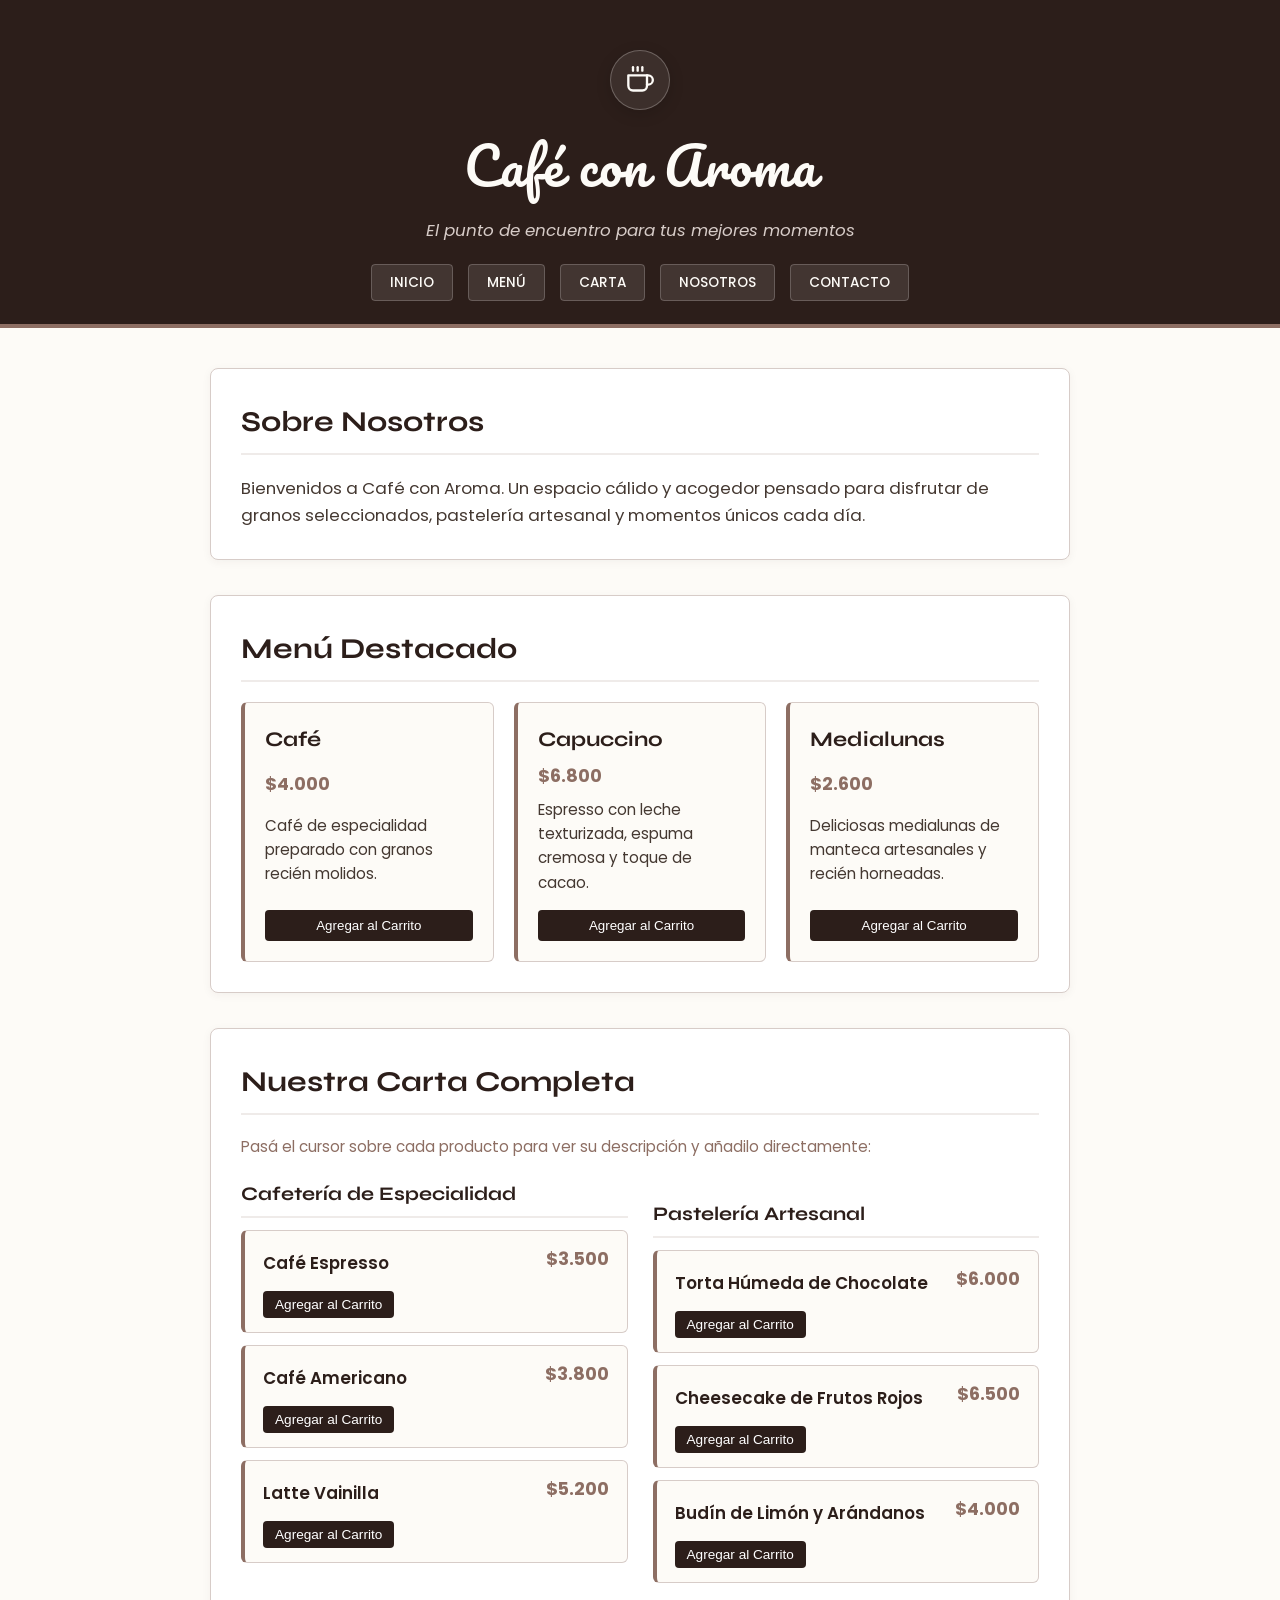
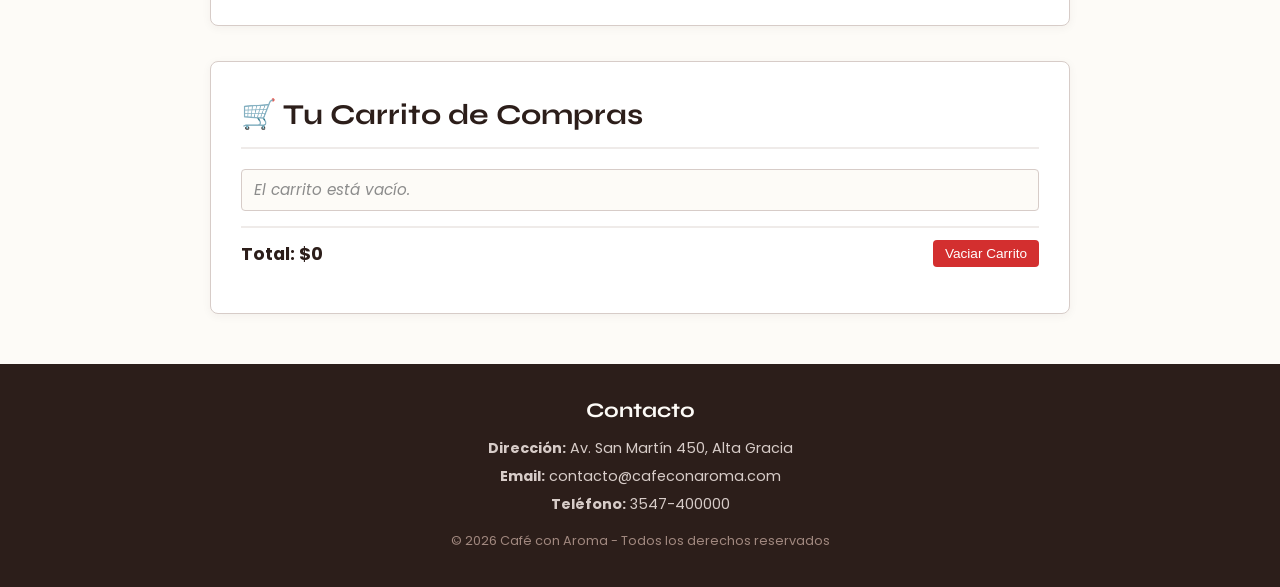
<file: Ejercicio_1_gomezBarrosRocio/index.html>
<!DOCTYPE html>
<html lang="es">
<head>
    <meta charset="UTF-8">
    <meta name="viewport" content="width=device-width, initial-scale=1.0">
    <title>Café con Aroma - Cafetería</title>
    
    <link rel="preconnect" href="https://fonts.googleapis.com">
    <link rel="preconnect" href="https://fonts.gstatic.com" crossorigin>
    <link href="https://fonts.googleapis.com/css2?family=Pacifico&family=Poppins:wght@300;400;500;600&family=Syne:wght@700;800&display=swap" rel="stylesheet">
    
    <link rel="stylesheet" href="style.css">
</head>
<body>

    <header>
        <div class="logo-container">
            <div class="logo-minimal">
                <svg width="28" height="28" viewBox="0 0 24 24" fill="none" stroke="currentColor" stroke-width="2" stroke-linecap="round" stroke-linejoin="round">
                    <path d="M18 8h1a4 4 0 0 1 0 8h-1"></path>
                    <path d="M2 8h16v9a4 4 0 0 1-4 4H6a4 4 0 0 1-4-4V8z"></path>
                    <line x1="6" y1="1" x2="6" y2="4"></line>
                    <line x1="10" y1="1" x2="10" y2="4"></line>
                    <line x1="14" y1="1" x2="14" y2="4"></line>
                </svg>
            </div>
        </div>
        
        <h1>Café con Aroma</h1>
        <p class="eslogan">El punto de encuentro para tus mejores momentos</p>

        <nav>
            <ul>
                <li><a href="#inicio">Inicio</a></li>
                <li><a href="#menu">Menú</a></li>
                <li><a href="#carta">Carta</a></li>
                <li><a href="#nosotros">Nosotros</a></li>
                <li><a href="#contacto">Contacto</a></li>
            </ul>
        </nav>
    </header>

    <main id="inicio">

        <section id="nosotros">
            <h2>Sobre Nosotros</h2>
            <p>
                Bienvenidos a Café con Aroma. Un espacio cálido y acogedor pensado para disfrutar de granos seleccionados, pastelería artesanal y momentos únicos cada día.
            </p>
        </section>

        <section id="menu">
            <h2>Menú Destacado</h2>
            <div class="grid-menu">
                <article>
                    <h3>Café</h3>
                    <p class="precio">$4.000</p>
                    <p>Café de especialidad preparado con granos recién molidos.</p>
                    <button class="btn-agregar" onclick="agregarAlCarro('Café', 4000)">Agregar al Carrito</button>
                </article>

                <article>
                    <h3>Capuccino</h3>
                    <p class="precio">$6.800</p>
                    <p>Espresso con leche texturizada, espuma cremosa y toque de cacao.</p>
                    <button class="btn-agregar" onclick="agregarAlCarro('Capuccino', 6800)">Agregar al Carrito</button>
                </article>

                <article>
                    <h3>Medialunas</h3>
                    <p class="precio">$2.600</p>
                    <p>Deliciosas medialunas de manteca artesanales y recién horneadas.</p>
                    <button class="btn-agregar" onclick="agregarAlCarro('Medialunas', 2600)">Agregar al Carrito</button>
                </article>
            </div>
        </section>

        <section id="carta">
            <h2>Nuestra Carta Completa</h2>
            <p class="subtitulo-seccion" style="margin-bottom: 20px; font-size: 0.95rem; color: #8d6e63;">Pasá el cursor sobre cada producto para ver su descripción y añadilo directamente:</p>

            <div class="menu-container-carta">
                
                <div class="menu-categoria">
                    <h3 style="font-family: 'Syne', sans-serif; font-size: 1.2rem; margin-bottom: 12px; color: #2c1e1a; border-bottom: 2px solid #efebe9; padding-bottom: 6px;">Cafetería de Especialidad</h3>

                    <div class="menu-item-hover">
                        <div class="menu-info-hover">
                            <span class="nombre">Café Espresso</span>
                            <span class="precio">$3.500</span>
                        </div>
                        <p class="descripcion-hover">Doble extracción de granos seleccionados, notas intensas y cuerpo equilibrado.</p>
                        <button class="btn-agregar-carta" onclick="agregarAlCarro('Café Espresso', 3500)">Agregar al Carrito</button>
                    </div>

                    <div class="menu-item-hover">
                        <div class="menu-info-hover">
                            <span class="nombre">Café Americano</span>
                            <span class="precio">$3.800</span>
                        </div>
                        <p class="descripcion-hover">Shot de espresso diluido en agua caliente, suave y aromático para disfrutar más tiempo.</p>
                        <button class="btn-agregar-carta" onclick="agregarAlCarro('Café Americano', 3800)">Agregar al Carrito</button>
                    </div>

                    <div class="menu-item-hover">
                        <div class="menu-info-hover">
                            <span class="nombre">Latte Vainilla</span>
                            <span class="precio">$5.200</span>
                        </div>
                        <p class="descripcion-hover">Suave combinación de espresso, abundante leche cremosa y almíbar artesanal de vainilla.</p>
                        <button class="btn-agregar-carta" onclick="agregarAlCarro('Latte Vainilla', 5200)">Agregar al Carrito</button>
                    </div>
                </div>

                <div class="menu-categoria" style="margin-top: 20px;">
                    <h3 style="font-family: 'Syne', sans-serif; font-size: 1.2rem; margin-bottom: 12px; color: #2c1e1a; border-bottom: 2px solid #efebe9; padding-bottom: 6px;">Pastelería Artesanal</h3>

                    <div class="menu-item-hover">
                        <div class="menu-info-hover">
                            <span class="nombre">Torta Húmeda de Chocolate</span>
                            <span class="precio">$6.000</span>
                        </div>
                        <p class="descripcion-hover">Bizcochuelo intenso de cacao amargo con relleno y cobertura de ganache semiamarga.</p>
                        <button class="btn-agregar-carta" onclick="agregarAlCarro('Torta Húmeda de Chocolate', 6000)">Agregar al Carrito</button>
                    </div>

                    <div class="menu-item-hover">
                        <div class="menu-info-hover">
                            <span class="nombre">Cheesecake de Frutos Rojos</span>
                            <span class="precio">$6.500</span>
                        </div>
                        <p class="descripcion-hover">Base crocante de galleta, crema suave de queso y reducción casera de frutos rojos.</p>
                        <button class="btn-agregar-carta" onclick="agregarAlCarro('Cheesecake de Frutos Rojos', 6500)">Agregar al Carrito</button>
                    </div>

                    <div class="menu-item-hover">
                        <div class="menu-info-hover">
                            <span class="nombre">Budín de Limón y Arándanos</span>
                            <span class="precio">$4.000</span>
                        </div>
                        <p class="descripcion-hover">Esponjoso budín casero con glaseado cítrico y arándanos frescos de estación.</p>
                        <button class="btn-agregar-carta" onclick="agregarAlCarro('Budín de Limón y Arándanos', 4000)">Agregar al Carrito</button>
                    </div>
                </div>

            </div>
        </section>

        <section id="carrito-seccion">
            <h2>🛒 Tu Carrito de Compras</h2>
            <ul id="lista-carrito">
                <li class="carrito-vacio">El carrito está vacío.</li>
            </ul>
            <div class="carrito-total">
                <p><strong>Total: $<span id="total-precio">0</span></strong></p>
                <button class="btn-vaciar" onclick="vaciarCarrito()">Vaciar Carrito</button>
            </div>
            <button id="btn-finalizar" class="btn-accion-principal" onclick="mostrarCheckout()" style="display: none;">Finalizar Pedido</button>
        </section>

        <section id="checkout-seccion" style="display: none;">
            <h2>📋 Datos del Pedido</h2>
            <form id="formCheckout" onsubmit="return procesarPedido(event)">
                <div class="form-grupo">
                    <label for="cliente-nombre">Nombre y Apellido:</label>
                    <input type="text" id="cliente-nombre" required placeholder="Tu nombre completo">
                </div>

                <div class="form-grupo">
                    <label for="cliente-telefono">Teléfono / Celular:</label>
                    <input type="tel" id="cliente-telefono" required placeholder="3547...">
                </div>

                <div class="form-grupo">
                    <label for="modalidad">Modalidad de Entrega:</label>
                    <select id="modalidad" required>
                        <option value="">Seleccioná una opción</option>
                        <option value="local">Consumir en el local</option>
                        <option value="delivery">Delivery a domicilio</option>
                    </select>
                </div>

                <div class="form-grupo">
                    <label for="pago">Método de Pago:</label>
                    <select id="pago" required>
                        <option value="">Seleccioná un medio de pago</option>
                        <option value="efectivo">Efectivo</option>
                        <option value="transferencia">Transferencia bancaria</option>
                        <option value="tarjeta">Tarjeta de Débito / Crédito</option>
                    </select>
                </div>

                <button type="submit" class="btn-enviar">Confirmar Pedido</button>
            </form>
            <p id="mensajeExitoPedido"></p>
        </section>

    </main>

    <footer id="contacto">
        <h2>Contacto</h2>
        <p><strong>Dirección:</strong> Av. San Martín 450, Alta Gracia</p>
        <p><strong>Email:</strong> contacto@cafeconaroma.com</p>
        <p><strong>Teléfono:</strong> 3547-400000</p>
        <p class="copyright">&copy; 2026 Café con Aroma - Todos los derechos reservados</p>
    </footer>

    <script src="script.js"></script>
</body>
</html>
</file>
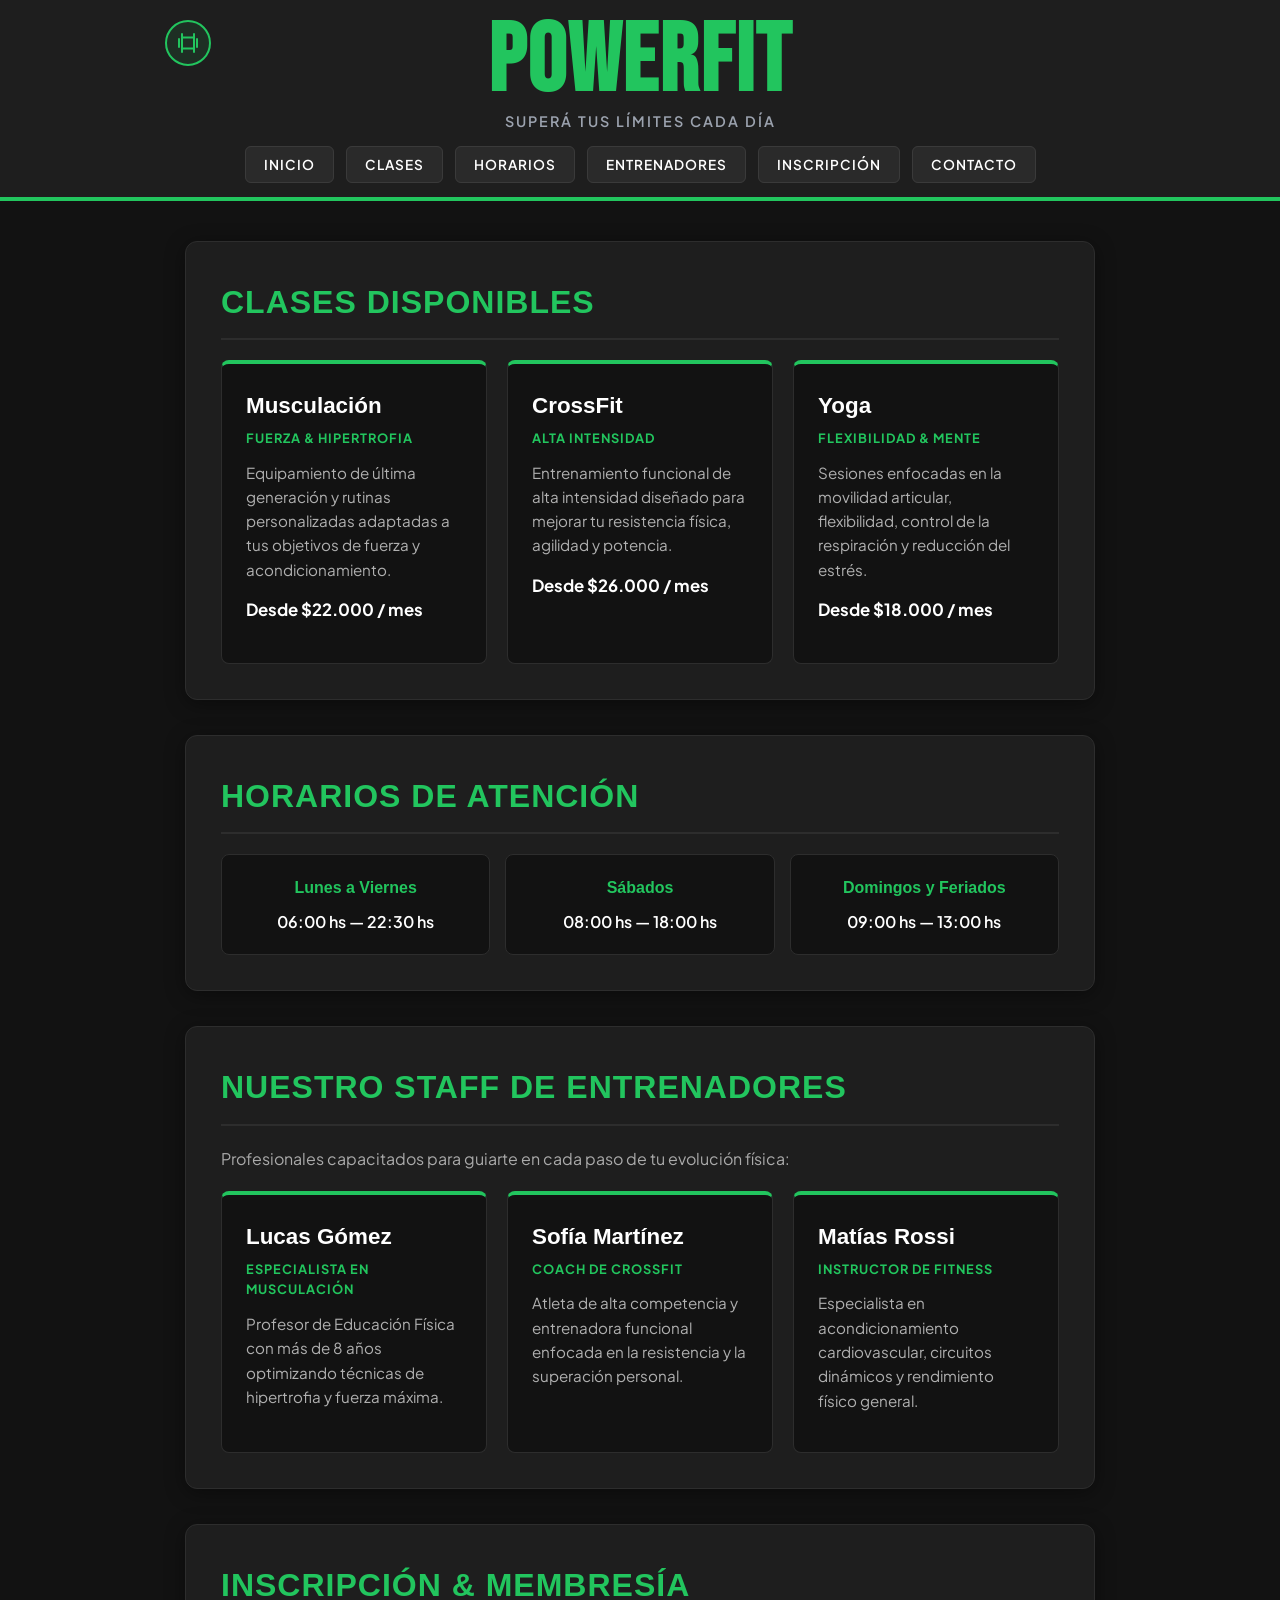
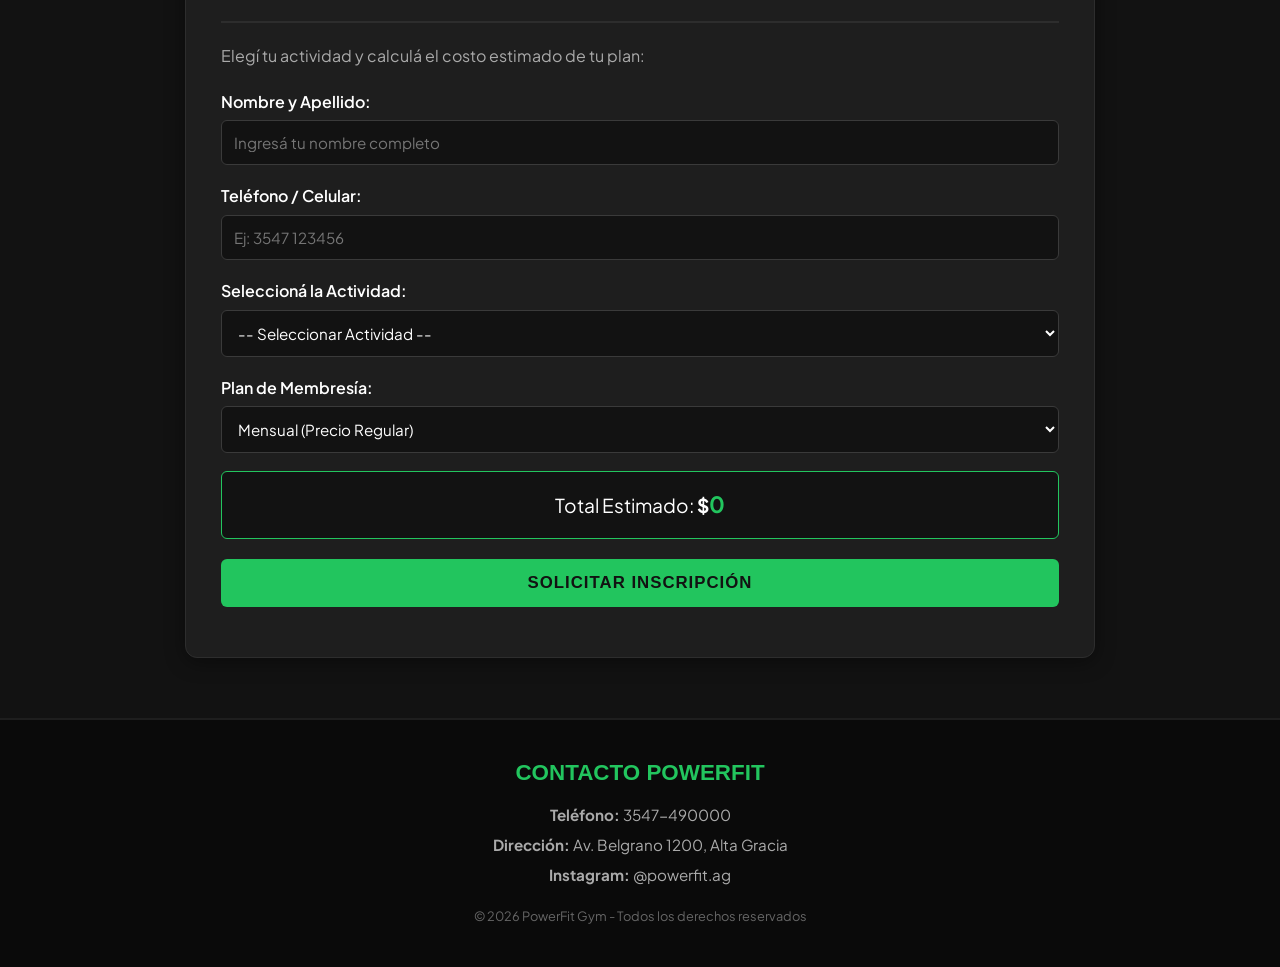
<file: Ejercicio_2_gomezBarrosRocio/index.html>
<!DOCTYPE html>
<html lang="es">
<head>
    <meta charset="UTF-8">
    <meta name="viewport" content="width=device-width, initial-scale=1.0">
    <title>PowerFit - Gimnasio & Fitness</title>
    <link rel="preconnect" href="https://fonts.googleapis.com">
    <link rel="preconnect" href="https://fonts.gstatic.com" crossorigin>
    <link href="https://fonts.googleapis.com/css2?family=Bebas+Neue&family=Plus+Jakarta+Sans:wght@400;500;600;700&display=swap" rel="stylesheet">

    <link rel="stylesheet" href="style.css">
</head>
<body>
    <header>
        <div class="header-content">
            <div class="logo-container">
                <div class="logo-minimal">
                    <svg width="24" height="24" viewBox="0 0 24 24" fill="none" stroke="currentColor" stroke-width="2" stroke-linecap="round" stroke-linejoin="round">
                        <path d="M6.5 6.5h11"></path>
                        <path d="M6.5 17.5h11"></path>
                        <path d="M6 3v18"></path>
                        <path d="M18 3v18"></path>
                        <path d="M3 8v8"></path>
                        <path d="M21 8v8"></path>
                    </svg>
                </div>
            </div>
            <h1>PowerFit</h1>
            <p class="eslogan">Superá tus límites cada día</p>
        </div>
        <nav>
            <ul>
                <li><a href="#inicio">Inicio</a></li>
                <li><a href="#clases">Clases</a></li>
                <li><a href="#horarios">Horarios</a></li>
                <li><a href="#entrenadores">Entrenadores</a></li>
                <li><a href="#inscripcion">Inscripción</a></li>
                <li><a href="#contacto">Contacto</a></li>
            </ul>
        </nav>
    </header>

    <main id="inicio">
        <section id="clases">
            <h2>Clases Disponibles</h2>
            <div class="grid-clases">
                <article>
                    <h3>Musculación</h3>
                    <p class="categoria">Fuerza & Hipertrofia</p>
                    <p>Equipamiento de última generación y rutinas personalizadas adaptadas a tus objetivos de fuerza y acondicionamiento.</p>
                    <p class="precio-base">Desde $22.000 / mes</p>
                </article>
                <article>
                    <h3>CrossFit</h3>
                    <p class="categoria">Alta Intensidad</p>
                    <p>Entrenamiento funcional de alta intensidad diseñado para mejorar tu resistencia física, agilidad y potencia.</p>
                    <p class="precio-base">Desde $26.000 / mes</p>
                </article>
                <article>
                    <h3>Yoga</h3>
                    <p class="categoria">Flexibilidad & Mente</p>
                    <p>Sesiones enfocadas en la movilidad articular, flexibilidad, control de la respiración y reducción del estrés.</p>
                    <p class="precio-base">Desde $18.000 / mes</p>
                </article>
            </div>
        </section>
        <section id="horarios">
            <h2>Horarios de Atención</h2>
            <div class="tabla-horarios">
                <div class="horario-card">
                    <h4>Lunes a Viernes</h4>
                    <p>06:00 hs — 22:30 hs</p>
                </div>
                <div class="horario-card">
                    <h4>Sábados</h4>
                    <p>08:00 hs — 18:00 hs</p>
                </div>
                <div class="horario-card">
                    <h4>Domingos y Feriados</h4>
                    <p>09:00 hs — 13:00 hs</p>
                </div>
            </div>
        </section>
        <section id="entrenadores">
            <h2>Nuestro Staff de Entrenadores</h2>
            <p class="subtitulo-seccion">Profesionales capacitados para guiarte en cada paso de tu evolución física:</p>
            <div class="grid-clases">
                <article>
                    <h3>Lucas Gómez</h3>
                    <p class="categoria">Especialista en Musculación</p>
                    <p>Profesor de Educación Física con más de 8 años optimizando técnicas de hipertrofia y fuerza máxima.</p>
                </article>
                <article>
                    <h3>Sofía Martínez</h3>
                    <p class="categoria">Coach de CrossFit</p>
                    <p>Atleta de alta competencia y entrenadora funcional enfocada en la resistencia y la superación personal.</p>
                </article>
                <article>
                    <h3>Matías Rossi</h3>
                    <p class="categoria">Instructor de Fitness</p>
                    <p>Especialista en acondicionamiento cardiovascular, circuitos dinámicos y rendimiento físico general.</p>
                </article>
            </div>
        </section>
        <section id="inscripcion">
            <h2>Inscripción & Membresía</h2>
            <p class="subtitulo-seccion">Elegí tu actividad y calculá el costo estimado de tu plan:</p>
            <form id="formInscripcion" onsubmit="return procesarInscripcion(event)">
                <div class="form-grupo">
                    <label for="socio-nombre">Nombre y Apellido:</label>
                    <input type="text" id="socio-nombre" placeholder="Ingresá tu nombre completo">
                </div>
                <div class="form-grupo">
                    <label for="socio-telefono">Teléfono / Celular:</label>
                    <input type="tel" id="socio-telefono" placeholder="Ej: 3547 123456">
                </div>
                <div class="form-grupo">
                    <label for="actividad">Seleccioná la Actividad:</label>
                    <select id="actividad" onchange="calcularCuota()">
                        <option value="">-- Seleccionar Actividad --</option>
                        <option value="musculacion">Musculación ($22.000/mes)</option>
                        <option value="crossfit">CrossFit ($26.000/mes)</option>
                        <option value="yoga">Yoga ($18.000/mes)</option>
                        <option value="pase-libre">Pase Libre Total ($32.000/mes)</option>
                    </select>
                </div>
                <div class="form-grupo">
                    <label for="plan">Plan de Membresía:</label>
                    <select id="plan" onchange="calcularCuota()">
                        <option value="mensual">Mensual (Precio Regular)</option>
                        <option value="trimestral">Trimestral (10% de Descuento)</option>
                        <option value="anual">Anual (20% de Descuento)</option>
                    </select>
                </div>
                <div class="visor-precio">
                    <p>Total Estimado: <strong>$<span id="monto-total">0</span></strong></p>
                </div>
                <button type="submit" class="btn-enviar">Solicitar Inscripción</button>
            </form>
            <p id="mensajeAlerta"></p>
        </section>
    </main>
    <footer id="contacto">
        <h2>Contacto PowerFit</h2>
        <p><strong>Teléfono:</strong> 3547-490000</p>
        <p><strong>Dirección:</strong> Av. Belgrano 1200, Alta Gracia</p>
        <p><strong>Instagram:</strong> @powerfit.ag</p>
        <p class="copyright">&copy; 2026 PowerFit Gym - Todos los derechos reservados</p>
    </footer>
    <script src="script.js"></script>
</body>
</html>
</file>
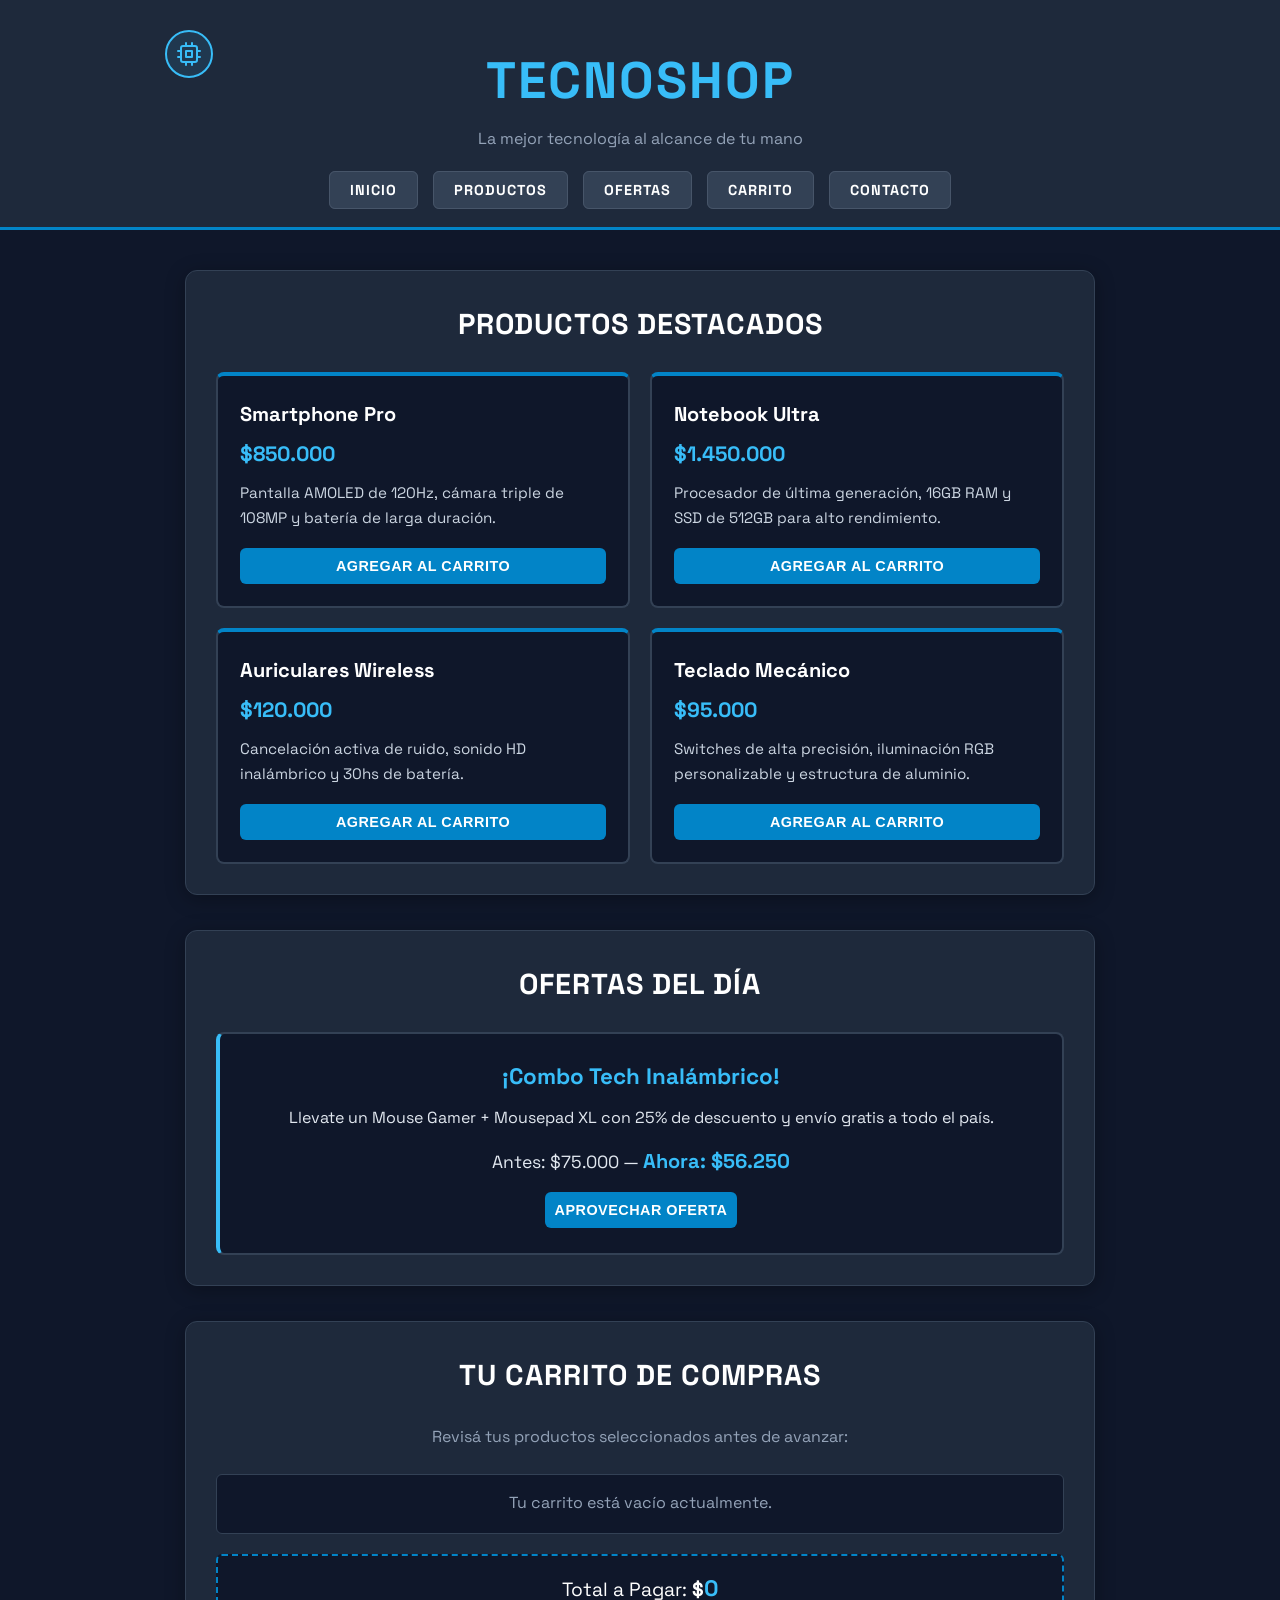
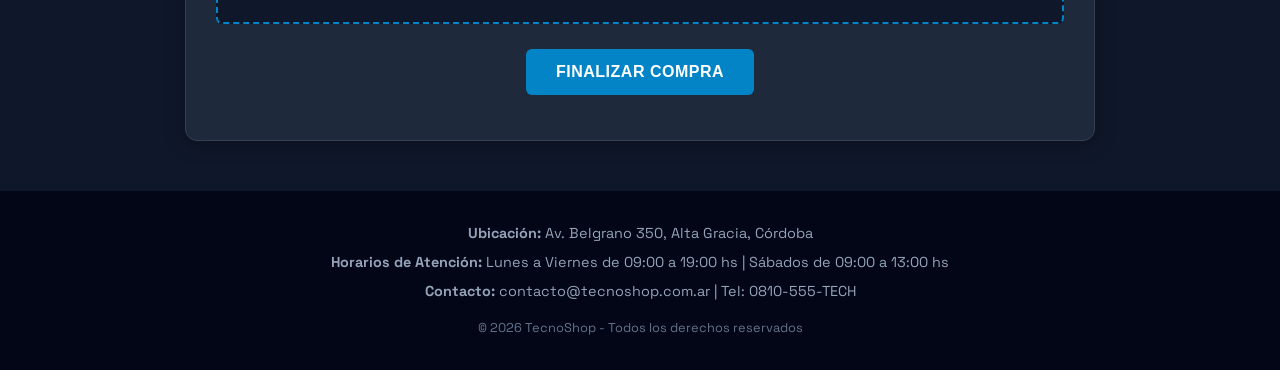
<file: Ejercicio_4_gomezBarrosRocio/index.html>
<!DOCTYPE html>
<html lang="es">
<head>
    <meta charset="UTF-8">
    <meta name="viewport" content="width=device-width, initial-scale=1.0">
    <title>TecnoShop - Tienda de Tecnología</title>

    <link rel="preconnect" href="https://fonts.googleapis.com">
    <link rel="preconnect" href="https://fonts.gstatic.com" crossorigin>
    <link href="https://fonts.googleapis.com/css2?family=Space+Grotesk:wght@400;500;600;700&display=swap" rel="stylesheet">

    <link rel="stylesheet" href="style.css">
</head>
<body>
    <header>
        <div class="header-content">
            <div class="logo-container">
                <div class="logo-minimal">
                    <svg width="24" height="24" viewBox="0 0 24 24" fill="none" stroke="currentColor" stroke-width="2" stroke-linecap="round" stroke-linejoin="round">
                        <rect x="4" y="4" width="16" height="16" rx="2" ry="2"></rect>
                        <rect x="9" y="9" width="6" height="6"></rect>
                        <line x1="9" y1="1" x2="9" y2="4"></line>
                        <line x1="15" y1="1" x2="15" y2="4"></line>
                        <line x1="9" y1="20" x2="9" y2="23"></line>
                        <line x1="15" y1="20" x2="15" y2="23"></line>
                        <line x1="20" y1="9" x2="23" y2="9"></line>
                        <line x1="20" y1="15" x2="23" y2="15"></line>
                        <line x1="1" y1="9" x2="4" y2="9"></line>
                        <line x1="1" y1="15" x2="4" y2="15"></line>
                    </svg>
                </div>
            </div>

            <h1>TecnoShop</h1>
            <p class="eslogan">La mejor tecnología al alcance de tu mano</p>
        </div>

        <nav>
            <ul>
                <li><a href="#inicio">Inicio</a></li>
                <li><a href="#productos">Productos</a></li>
                <li><a href="#ofertas">Ofertas</a></li>
                <li><a href="#carrito-seccion">Carrito</a></li>
                <li><a href="#contacto">Contacto</a></li>
            </ul>
        </nav>
    </header>

    <main id="inicio">

        <section id="productos">
            <h2>Productos Destacados</h2>

            <div class="grid-productos">
                <article>
                    <h3>Smartphone Pro</h3>
                    <p class="precio">$850.000</p>
                    <p>Pantalla AMOLED de 120Hz, cámara triple de 108MP y batería de larga duración.</p>
                    <button type="button" class="btn-comprar btn-agregar" data-nombre="Smartphone Pro" data-precio="850000">Agregar al Carrito</button>
                </article>

                <article>
                    <h3>Notebook Ultra</h3>
                    <p class="precio">$1.450.000</p>
                    <p>Procesador de última generación, 16GB RAM y SSD de 512GB para alto rendimiento.</p>
                    <button type="button" class="btn-comprar btn-agregar" data-nombre="Notebook Ultra" data-precio="1450000">Agregar al Carrito</button>
                </article>

                <article>
                    <h3>Auriculares Wireless</h3>
                    <p class="precio">$120.000</p>
                    <p>Cancelación activa de ruido, sonido HD inalámbrico y 30hs de batería.</p>
                    <button type="button" class="btn-comprar btn-agregar" data-nombre="Auriculares Wireless" data-precio="120000">Agregar al Carrito</button>
                </article>

                <article>
                    <h3>Teclado Mecánico</h3>
                    <p class="precio">$95.000</p>
                    <p>Switches de alta precisión, iluminación RGB personalizable y estructura de aluminio.</p>
                    <button type="button" class="btn-comprar btn-agregar" data-nombre="Teclado Mecánico" data-precio="95000">Agregar al Carrito</button>
                </article>
            </div>
        </section>

        <section id="ofertas">
            <h2>Ofertas del Día</h2>
            <div class="oferta-card">
                <h3>¡Combo Tech Inalámbrico!</h3>
                <p>Llevate un Mouse Gamer + Mousepad XL con 25% de descuento y envío gratis a todo el país.</p>
                <p class="precio-oferta">Antes: $75.000 — <strong>Ahora: $56.250</strong></p>
                <button type="button" class="btn-comprar btn-agregar" data-nombre="Combo Tech Inalámbrico" data-precio="56250">Aprovechar Oferta</button>
            </div>
        </section>

        <section id="carrito-seccion">
            <h2>Tu Carrito de Compras</h2>
            <p class="subtitulo-seccion" style="text-align: center; margin-bottom: 25px; color: #94a3b8;">Revisá tus productos seleccionados antes de avanzar:</p>

            <div class="resumen-carrito" id="resumen-carrito">
                <p style="text-align: center; color: #94a3b8;">Tu carrito está vacío actualmente.</p>
            </div>

            <div class="visor-precio" style="margin-top: 20px;">
                <p>Total a Pagar: <strong>$<span id="total-carrito">0</span></strong></p>
            </div>

            <div style="text-align: center; margin-top: 25px;">
                <button type="button" class="btn-comprar" id="btnMostrarCheckout" onclick="mostrarFormulario()" style="padding: 14px 30px; font-size: 1rem; cursor: pointer;">Finalizar Compra</button>
            </div>

            <div id="contenedor-checkout" style="display: none; margin-top: 35px; border-top: 2px solid #334155; padding-top: 25px;">
                <h3 style="text-align: center; color: #ffffff; margin-bottom: 20px; font-size: 1.4rem;">Completá tus Datos</h3>

                <form id="formCheckout" onsubmit="return procesarCompra(event)">
                    <div class="form-grupo">
                        <label for="cliente-nombre">Nombre y Apellido:</label>
                        <input type="text" id="cliente-nombre" placeholder="Tu nombre completo">
                    </div>

                    <div class="form-grupo">
                        <label for="cliente-email">Correo Electrónico:</label>
                        <input type="email" id="cliente-email" placeholder="correo@ejemplo.com">
                    </div>

                    <div class="form-grupo">
                        <label for="cliente-envio">Dirección de Envío:</label>
                        <input type="text" id="cliente-envio" placeholder="Calle, número y ciudad">
                    </div>

                    <div class="form-grupo">
                        <label for="metodo-pago">Método de Pago:</label>
                        <select id="metodo-pago">
                            <option value="">-- Seleccionar método de pago --</option>
                            <option value="tarjeta">Tarjeta de Crédito / Débito</option>
                            <option value="mercadopago">Mercado Pago</option>
                            <option value="transferencia">Transferencia Bancaria (10% OFF)</option>
                        </select>
                    </div>

                    <button type="submit" class="btn-comprar" style="width: 100%; text-align: center; border: none; cursor: pointer; padding: 14px; font-size: 1rem;">Confirmar Pedido</button>
                </form>
            </div>

            <p id="mensajeAlerta" style="margin-top: 15px; text-align: center; font-weight: 600;"></p>
        </section>

    </main>

    <footer id="contacto">
        <p><strong>Ubicación:</strong> Av. Belgrano 350, Alta Gracia, Córdoba</p>
        <p><strong>Horarios de Atención:</strong> Lunes a Viernes de 09:00 a 19:00 hs | Sábados de 09:00 a 13:00 hs</p>
        <p><strong>Contacto:</strong> contacto@tecnoshop.com.ar | Tel: 0810-555-TECH</p>
        <p class="copyright">&copy; 2026 TecnoShop - Todos los derechos reservados</p>
    </footer>

    <script src="script.js"></script>
</body>
</html>
</file>
<file: Ejercicio_1_gomezBarrosRocio/style.css>
* {
    box-sizing: border-box;
    margin: 0;
    padding: 0;
}

body {
    background-color: #fdfbf7;
    font-family: 'Poppins', sans-serif;
    color: #443831;
    line-height: 1.6;
}

header {
    background-color: #2c1e1a; 
    padding: 50px 20px 30px;
    text-align: center;
    border-bottom: 4px solid #8d6e63;
}

header h1 {
    font-family: 'Pacifico', cursive; 
    font-weight: 400;
    font-size: 3.2rem;
    color: #fdfbf7; 
    margin-bottom: 10px;
    letter-spacing: 1px;
}

.eslogan {
    color: #d7ccc8;
    font-size: 1.05rem;
    margin-bottom: 25px;
    font-style: italic;
}

.logo-container {
    display: flex;
    justify-content: center;
    margin-bottom: 15px;
}

.logo-minimal {
    width: 60px;
    height: 60px;
    background-color: rgba(253, 251, 247, 0.08); 
    border: 1.5px solid rgba(253, 251, 247, 0.25); 
    border-radius: 50%; 
    display: flex;
    align-items: center;
    justify-content: center;
    color: #fdfbf7; 
    box-shadow: 0 4px 15px rgba(0, 0, 0, 0.15);
    transition: all 0.3s ease;
}

.logo-minimal:hover {
    transform: scale(1.05);
    border-color: #fdfbf7;
    background-color: rgba(253, 251, 247, 0.15);
}

nav ul {
    list-style: none;
    display: flex;
    justify-content: center;
    gap: 15px;
    flex-wrap: wrap;
}

nav a {
    color: #fdfbf7;
    text-decoration: none;
    font-weight: 500;
    font-size: 0.85rem;
    text-transform: uppercase;
    padding: 8px 18px;
    background-color: rgba(253, 251, 247, 0.1);
    border-radius: 4px;
    border: 1px solid rgba(253, 251, 247, 0.2);
    transition: all 0.3s ease;
}

nav a:hover {
    background-color: #8d6e63;
    color: #ffffff;
    border-color: #8d6e63;
}

main {
    max-width: 900px;
    margin: 40px auto;
    padding: 0 20px;
}

section {
    background-color: #ffffff;
    margin-bottom: 35px;
    padding: 30px;
    border-radius: 8px;
    border: 1px solid #d7ccc8;
    box-shadow: 0 2px 10px rgba(62, 39, 35, 0.05);
}

section h2 {
    font-family: 'Syne', sans-serif;
    color: #2c1e1a;
    font-size: 1.8rem;
    margin-bottom: 20px;
    border-bottom: 2px solid #efebe9;
    padding-bottom: 8px;
}

#nosotros p {
    font-size: 1.05rem;
}

.grid-menu {
    display: grid;
    grid-template-columns: repeat(auto-fit, minmax(240px, 1fr));
    gap: 20px;
}

article {
    background-color: #fdfbf7;
    padding: 20px;
    border-radius: 6px;
    border: 1px solid #d7ccc8;
    border-left: 4px solid #8d6e63;
    display: flex;
    flex-direction: column;
    justify-content: space-between;
}

article h3 {
    font-family: 'Syne', sans-serif;
    font-size: 1.3rem;
    color: #2c1e1a;
    margin-bottom: 5px;
}

.precio {
    font-weight: 700;
    color: #8d6e63;
    font-size: 1.1rem;
    margin-bottom: 8px;
}

article p {
    margin-bottom: 15px;
    font-size: 0.95rem;
}

.btn-agregar {
    background-color: #2c1e1a;
    color: #ffffff;
    border: none;
    padding: 8px 12px;
    border-radius: 4px;
    font-weight: 500;
    cursor: pointer;
    transition: background-color 0.3s ease;
}

.btn-agregar:hover {
    background-color: #8d6e63;
}

.menu-container-carta {
    display: grid;
    grid-template-columns: repeat(auto-fit, minmax(280px, 1fr));
    gap: 25px;
}

.menu-item-hover {
    background-color: #fdfbf7;
    padding: 14px 18px;
    border-radius: 6px;
    margin-bottom: 12px;
    border: 1px solid #d7ccc8;
    border-left: 4px solid #8d6e63;
    cursor: pointer;
    transition: all 0.3s ease;
}

.menu-info-hover {
    display: flex;
    justify-content: space-between;
    align-items: center;
}

.menu-item-hover .nombre {
    font-weight: 600;
    font-size: 1.05rem;
    color: #2c1e1a;
}

.descripcion-hover {
    max-height: 0;
    overflow: hidden;
    opacity: 0;
    font-size: 0.9rem;
    color: #6d4c41;
    margin-top: 0;
    transition: all 0.35s ease-in-out;
}

.menu-item-hover:hover {
    background-color: #f5ebe0;
    border-color: #8d6e63;
    transform: translateY(-2px);
    box-shadow: 0 4px 10px rgba(44, 30, 26, 0.08);
}

.menu-item-hover:hover .descripcion-hover {
    max-height: 60px;
    opacity: 1;
    margin-top: 8px;
}

.btn-agregar-carta {
    background-color: #2c1e1a;
    color: #ffffff;
    border: none;
    padding: 6px 12px;
    border-radius: 4px;
    font-size: 0.85rem;
    font-weight: 500;
    cursor: pointer;
    margin-top: 10px;
    transition: background-color 0.3s ease;
    display: inline-block;
}

.btn-agregar-carta:hover {
    background-color: #8d6e63;
}

#lista-carrito {
    list-style: none;
    margin-bottom: 15px;
}

#lista-carrito li {
    padding: 8px 12px;
    background-color: #fdfbf7;
    margin-bottom: 6px;
    border-radius: 4px;
    border: 1px solid #d7ccc8;
    display: flex;
    justify-content: space-between;
    font-size: 0.95rem;
}

.carrito-vacio {
    color: #8c8c8c;
    font-style: italic;
    text-align: center;
}

.carrito-total {
    display: flex;
    justify-content: space-between;
    align-items: center;
    border-top: 2px solid #efebe9;
    padding-top: 12px;
    margin-bottom: 15px;
    font-size: 1.1rem;
    color: #2c1e1a;
}

.btn-vaciar {
    background-color: #d32f2f;
    color: #ffffff;
    border: none;
    padding: 6px 12px;
    border-radius: 4px;
    cursor: pointer;
    font-size: 0.85rem;
}

.btn-vaciar:hover {
    background-color: #b71c1c;
}

.btn-accion-principal {
    background-color: #388e3c;
    color: #ffffff;
    border: none;
    padding: 12px 20px;
    font-size: 1rem;
    font-weight: 600;
    border-radius: 6px;
    cursor: pointer;
    width: 100%;
    margin-top: 10px;
    transition: background-color 0.3s ease;
}

.btn-accion-principal:hover {
    background-color: #2e7d32;
}

.form-grupo {
    margin-bottom: 15px;
}

.form-grupo label {
    display: block;
    font-weight: 500;
    margin-bottom: 5px;
    color: #2c1e1a;
}

.form-grupo input,
.form-grupo select {
    width: 100%;
    padding: 10px;
    border: 1px solid #bcaaa4;
    border-radius: 4px;
    font-family: 'Poppins', sans-serif;
    background-color: #fdfbf7;
}

.btn-enviar {
    background-color: #2c1e1a;
    color: #ffffff;
    border: none;
    padding: 12px 20px;
    font-size: 1rem;
    font-weight: 600;
    border-radius: 4px;
    cursor: pointer;
    width: 100%;
    transition: background-color 0.3s ease;
}

.btn-enviar:hover {
    background-color: #8d6e63;
}

#mensajeExitoPedido {
    margin-top: 15px;
    font-weight: 600;
    text-align: center;
    color: #388e3c;
}

footer {
    background-color: #2c1e1a;
    color: #d7ccc8;
    text-align: center;
    padding: 30px 20px;
    margin-top: 50px;
}

footer h2 {
    font-family: 'Syne', sans-serif;
    font-size: 1.3rem;
    color: #fdfbf7;
    margin-bottom: 10px;
}

footer p {
    margin: 5px 0;
    font-size: 0.9rem;
}

.copyright {
    margin-top: 15px;
    font-size: 0.8rem;
    color: #a1887f;
}
</file>
<file: Ejercicio_2_gomezBarrosRocio/style.css>
* {
    box-sizing: border-box;
    margin: 0;
    padding: 0;
}

body {
    background-color: #121212; 
    font-family: 'Plus Jakarta Sans', sans-serif;
    color: #e0e0e0;
    line-height: 1.6;
}

header {
    background-color: #1e1e1e;
    padding: 15px 20px 20px; 
    text-align: center;
    border-bottom: 4px solid #22c55e;
    position: relative;
}

.header-content {
    position: relative;
    max-width: 950px;
    margin: 0 auto;
    padding-top: 5px;
}

.logo-container {
    position: absolute;
    left: 0;
    top: 5px;
}

.logo-minimal {
    width: 46px;
    height: 46px;
    background-color: rgba(34, 197, 94, 0.1);
    border: 2px solid #22c55e;
    border-radius: 50%;
    display: flex;
    align-items: center;
    justify-content: center;
    color: #22c55e;
    transition: transform 0.3s ease, box-shadow 0.3s ease;
}

.logo-minimal:hover {
    transform: scale(1.08);
    box-shadow: 0 0 15px rgba(34, 197, 94, 0.4);
}

header h1 {
    font-family: 'Bebas Neue', sans-serif;
    font-size: clamp(3.8rem, 8vw, 6rem);
    color: #22c55e; 
    letter-spacing: 2px;
    line-height: 0.9;
    margin: 0 0 4px 0;
    text-transform: uppercase;
}

.eslogan {
    color: #9ca3af;
    font-size: 0.9rem;
    font-weight: 600;
    text-transform: uppercase;
    letter-spacing: 2px;
    margin-bottom: 18px;
}

nav ul {
    list-style: none;
    display: flex;
    justify-content: center;
    gap: 12px;
    flex-wrap: wrap;
}

nav a {
    color: #ffffff;
    text-decoration: none;
    font-weight: 600;
    font-size: 0.85rem;
    text-transform: uppercase;
    letter-spacing: 1px;
    padding: 9px 18px;
    background-color: #2a2a2a;
    border-radius: 6px;
    border: 1px solid #3a3a3a;
    transition: all 0.3s ease;
}

nav a:hover {
    background-color: #22c55e;
    color: #121212;
    border-color: #22c55e;
}

main {
    max-width: 950px;
    margin: 40px auto;
    padding: 0 20px;
}

section {
    background-color: #1e1e1e;
    margin-bottom: 35px;
    padding: 35px;
    border-radius: 12px;
    border: 1px solid #2d2d2d;
    box-shadow: 0 4px 20px rgba(0, 0, 0, 0.4);
}

section h2 {
    font-family: 'Syne', sans-serif;
    font-weight: 700;
    font-size: 2rem;
    color: #22c55e;
    margin-bottom: 20px;
    text-transform: uppercase;
    letter-spacing: 1px;
    border-bottom: 2px solid #2d2d2d;
    padding-bottom: 10px;
}

.subtitulo-seccion {
    color: #aaaaaa;
    margin-bottom: 20px;
}

.grid-clases {
    display: grid;
    grid-template-columns: repeat(auto-fit, minmax(250px, 1fr));
    gap: 20px;
}

article {
    background-color: #121212;
    padding: 24px;
    border-radius: 8px;
    border: 1px solid #2d2d2d;
    border-top: 4px solid #22c55e;
    transition: transform 0.3s ease, border-color 0.3s ease;
}

article:hover {
    transform: translateY(-4px);
    border-color: #22c55e;
}

article h3 {
    font-family: 'Syne', sans-serif;
    font-weight: 700;
    font-size: 1.4rem;
    color: #ffffff;
    margin-bottom: 4px;
}

.categoria {
    font-size: 0.8rem;
    font-weight: 700;
    color: #22c55e;
    text-transform: uppercase;
    letter-spacing: 1px;
    margin-bottom: 12px;
}

article p {
    color: #b0b0b0;
    font-size: 0.95rem;
    margin-bottom: 15px;
}

.precio-base {
    font-weight: 700;
    color: #ffffff;
    font-size: 1.05rem;
}

.tabla-horarios {
    display: grid;
    grid-template-columns: repeat(auto-fit, minmax(220px, 1fr));
    gap: 15px;
}

.horario-card {
    background-color: #121212;
    padding: 20px;
    border-radius: 8px;
    border: 1px solid #2d2d2d;
    text-align: center;
}

.horario-card h4 {
    font-family: 'Syne', sans-serif;
    color: #22c55e;
    margin-bottom: 8px;
}

.horario-card p {
    color: #ffffff;
    font-weight: 600;
}

.form-grupo {
    margin-bottom: 18px;
}

.form-grupo label {
    display: block;
    font-weight: 600;
    margin-bottom: 6px;
    color: #ffffff;
}

.form-grupo input,
.form-grupo select {
    width: 100%;
    padding: 12px;
    border: 1px solid #3a3a3a;
    border-radius: 6px;
    font-family: 'Plus Jakarta Sans', sans-serif;
    background-color: #121212;
    color: #ffffff;
    font-size: 0.95rem;
}

.visor-precio {
    background-color: #121212;
    padding: 15px;
    border-radius: 6px;
    border: 1px solid #22c55e;
    margin-bottom: 20px;
    text-align: center;
    font-size: 1.2rem;
    color: #ffffff;
}

.visor-precio span {
    color: #22c55e;
    font-size: 1.4rem;
}

.btn-enviar {
    background-color: #22c55e;
    color: #121212;
    border: none;
    padding: 14px 20px;
    font-family: 'Syne', sans-serif;
    font-size: 1.05rem;
    font-weight: 800;
    text-transform: uppercase;
    letter-spacing: 1px;
    border-radius: 6px;
    cursor: pointer;
    width: 100%;
    transition: background-color 0.3s ease;
}

.btn-enviar:hover {
    background-color: #16a34a;
    color: #ffffff;
}

#mensajeAlerta {
    margin-top: 15px;
    font-weight: 600;
    text-align: center;
}

footer {
    background-color: #0a0a0a;
    color: #aaaaaa;
    text-align: center;
    padding: 35px 20px;
    margin-top: 60px;
    border-top: 2px solid #1e1e1e;
}

footer h2 {
    font-family: 'Syne', sans-serif;
    font-size: 1.4rem;
    color: #22c55e;
    margin-bottom: 12px;
    text-transform: uppercase;
}

footer p {
    margin: 6px 0;
    font-size: 0.95rem;
}

.copyright {
    margin-top: 18px;
    font-size: 0.8rem;
    color: #666666;
}
</file>
<file: Ejercicio_4_gomezBarrosRocio/style.css>
* {
    box-sizing: border-box;
    margin: 0;
    padding: 0;
}

body {
    background-color: #0f172a;
    font-family: 'Space Grotesk', sans-serif;
    color: #e2e8f0;
    line-height: 1.6;
}

header {
    background-color: #1e293b;
    padding: 30px 20px 25px;
    text-align: center;
    border-bottom: 3px solid #0284c7;
    position: relative;
}

.header-content {
    position: relative;
    max-width: 950px;
    margin: 0 auto;
    padding-top: 10px;
}

.logo-container {
    position: absolute;
    left: 0;
    top: 0;
}

.logo-minimal {
    width: 48px;
    height: 48px;
    background-color: rgba(56, 189, 248, 0.1);
    border: 2px solid #38bdf8;
    border-radius: 50%;
    display: flex;
    align-items: center;
    justify-content: center;
    color: #38bdf8;
    transition: all 0.3s ease;
}

.logo-minimal:hover {
    transform: scale(1.1) rotate(10deg);
    background-color: rgba(56, 189, 248, 0.2);
}

header h1 {
    font-family: 'Space Grotesk', sans-serif;
    font-weight: 700;
    font-size: 3.2rem;
    color: #38bdf8;
    text-transform: uppercase;
    letter-spacing: 2px;
    margin-bottom: 4px;
}

.eslogan {
    color: #94a3b8;
    font-size: 1rem;
    margin-bottom: 25px;
}

nav ul {
    list-style: none;
    display: flex;
    justify-content: center;
    gap: 15px;
    flex-wrap: wrap;
}

nav a {
    color: #ffffff;
    text-decoration: none;
    font-weight: 700;
    font-size: 0.9rem;
    text-transform: uppercase;
    letter-spacing: 1px;
    padding: 9px 20px;
    background-color: #334155;
    border-radius: 6px;
    border: 1px solid #475569;
    transition: all 0.3s ease;
}

nav a:hover {
    background-color: #0284c7;
    color: #ffffff;
    border-color: #38bdf8;
}

main {
    max-width: 950px;
    margin: 40px auto;
    padding: 0 20px;
}

section {
    background-color: #1e293b;
    margin-bottom: 35px;
    padding: 30px;
    border-radius: 12px;
    border: 1px solid #334155;
    box-shadow: 0 4px 20px rgba(0, 0, 0, 0.3);
}

section h2 {
    text-align: center;
    font-weight: 700;
    color: #ffffff;
    font-size: 1.8rem;
    margin-bottom: 25px;
    text-transform: uppercase;
    letter-spacing: 1px;
}

.grid-productos {
    display: grid;
    grid-template-columns: repeat(2, 1fr);
    gap: 20px;
}

article {
    background-color: #0f172a;
    padding: 22px;
    border-radius: 8px;
    border: 2px solid #334155;
    border-top: 4px solid #0284c7;
    display: flex;
    flex-direction: column;
    justify-content: space-between;
    transition: transform 0.3s ease, border-color 0.3s ease;
}

article:hover {
    transform: translateY(-4px);
    border-color: #38bdf8;
}

article h3 {
    font-weight: 700;
    color: #ffffff;
    font-size: 1.25rem;
    margin-bottom: 8px;
}

.precio {
    font-size: 1.3rem;
    font-weight: 700;
    color: #38bdf8; 
    margin-bottom: 10px;
}

article p {
    color: #cbd5e1;
    font-size: 0.95rem;
    margin-bottom: 18px;
}

.btn-comprar {
    display: inline-block;
    text-align: center;
    background-color: #0284c7;
    color: #ffffff;
    text-decoration: none;
    font-weight: 700;
    font-size: 0.9rem;
    text-transform: uppercase;
    letter-spacing: 0.5px;
    padding: 10px;
    border-radius: 6px;
    border: none;
    cursor: pointer;
    transition: background-color 0.3s ease;
}

.btn-comprar:hover {
    background-color: #38bdf8;
    color: #0f172a;
}

.oferta-card {
    background-color: #0f172a;
    padding: 25px;
    border-radius: 8px;
    border: 2px solid #334155;
    border-left: 4px solid #38bdf8;
    text-align: center;
}

.oferta-card h3 {
    font-weight: 700;
    color: #38bdf8;
    margin-bottom: 10px;
    font-size: 1.4rem;
}

.precio-oferta {
    margin: 15px 0;
    font-size: 1.1rem;
    color: #e2e8f0;
}

.precio-oferta strong {
    color: #38bdf8;
    font-size: 1.25rem;
}

.resumen-carrito {
    background-color: #0f172a;
    padding: 15px;
    border-radius: 6px;
    border: 1px solid #334155;
    min-height: 60px;
}

.item-carrito {
    display: flex;
    justify-content: space-between;
    align-items: center;
    padding: 8px 0;
    border-bottom: 1px solid #1e293b;
    font-size: 0.95rem;
}

.visor-precio {
    background-color: #0f172a;
    padding: 15px;
    border-radius: 6px;
    border: 2px dashed #0284c7;
    text-align: center;
    font-size: 1.2rem;
    color: #ffffff;
}

.visor-precio span {
    color: #38bdf8;
    font-size: 1.4rem;
}

.form-grupo {
    margin-bottom: 18px;
}

.form-grupo label {
    display: block;
    font-weight: 600;
    margin-bottom: 6px;
    color: #ffffff;
}

.form-grupo input {
    width: 100%;
    padding: 12px;
    border: 1px solid #334155;
    border-radius: 6px;
    font-family: 'Space Grotesk', sans-serif;
    background-color: #0f172a;
    color: #ffffff;
    font-size: 0.95rem;
}

@media (max-width: 600px) {
    .grid-productos {
        grid-template-columns: 1fr;
    }
}

footer {
    background-color: #020617;
    color: #94a3b8;
    text-align: center;
    padding: 25px 20px;
    margin-top: 50px;
}

footer p {
    margin: 6px 0;
    font-size: 0.9rem;
}

.copyright {
    margin-top: 15px;
    font-size: 0.8rem;
    color: #64748b;
}
</file>
